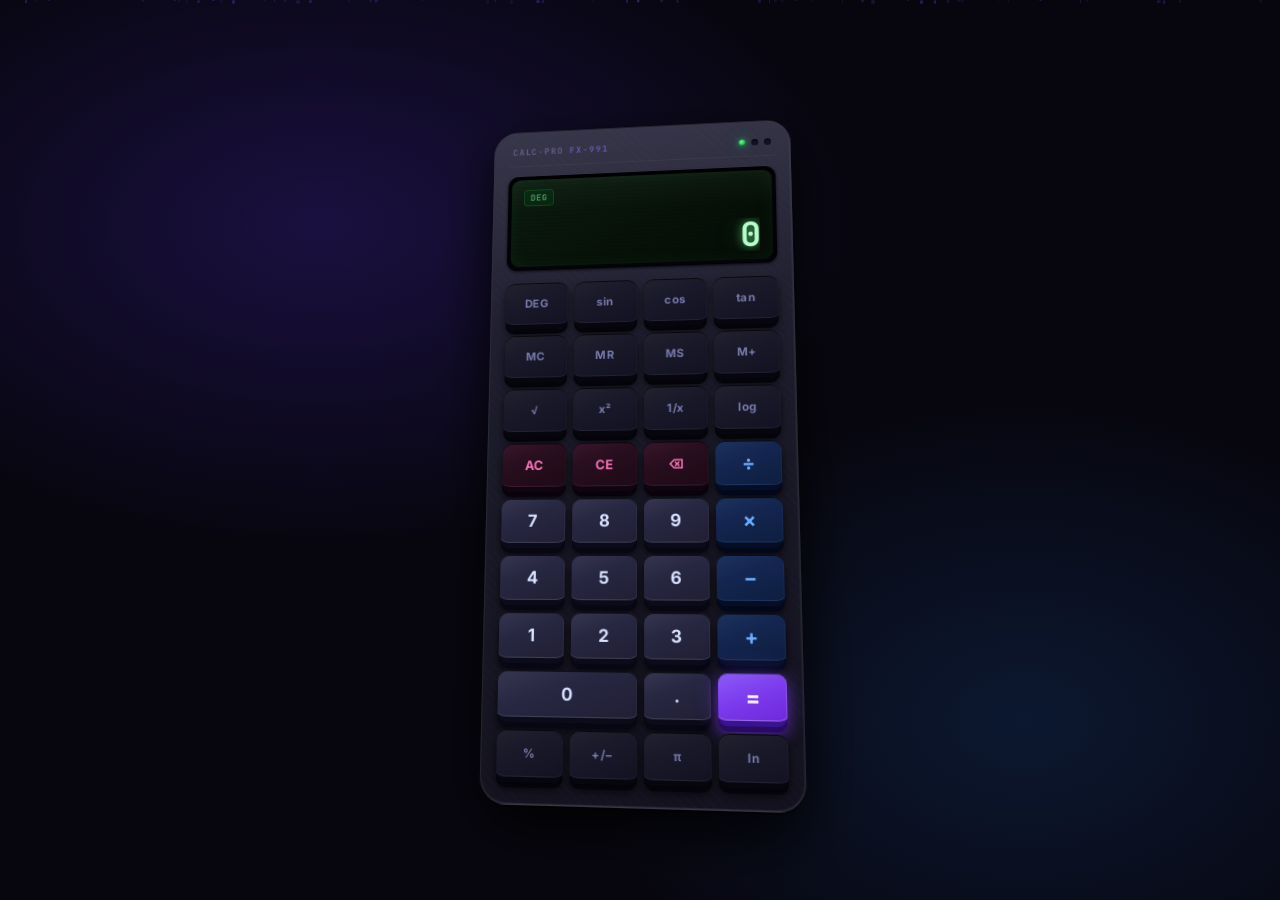
<file: calculater/index.html>
<!DOCTYPE html>
<html lang="en">

<head>
    <meta charset="UTF-8">
    <meta name="viewport" content="width=device-width, initial-scale=1.0">
    <title>Calculator — FX-991 PRO</title>
    <link
        href="https://fonts.googleapis.com/css2?family=Inter:wght@400;500;600;700&family=JetBrains+Mono:wght@400;700&display=swap"
        rel="stylesheet">
    <link rel="stylesheet" href="style.css">
</head>

<body>

    <div class="particles" id="particles"></div>

    <!--
        SCENE  — perspective root + mouse tilt target
        CALC-3D — preserve-3d wrapper holding all 3D faces
        .calc-face   — visible front face (all buttons / display)
        .calc-back   — rear face
        .calc-edge-* — the four THICK side slabs
    -->
    <div class="scene" id="scene">
        <div class="calc-3d" id="calc3d">

            <!-- ══ FRONT FACE ══ -->
            <div class="calc-face" id="calculator">
                <div class="calc-texture"></div>
                <div class="calc-gloss"></div>

                <!-- Brand -->
                <div class="brand-strip">
                    <span class="brand-model">CALC·PRO <span class="model-num">FX-991</span></span>
                    <div class="led-indicators">
                        <span class="led active"></span>
                        <span class="led"></span>
                        <span class="led"></span>
                    </div>
                </div>

                <!-- Display -->
                <div class="display-panel">
                    <div class="display-inner">
                        <div class="display-meta">
                            <span class="mode-badge" id="modeBadge">DEG</span>
                            <span class="mem-label" id="memInd" style="display:none">M</span>
                        </div>
                        <div id="expression" class="expression"></div>
                        <div id="result" class="result">0</div>
                    </div>
                </div>

                <!-- Button grid -->
                <div class="btn-grid">
                    <button class="btn fn" id="btn-deg" data-action="toggleDeg">DEG</button>
                    <button class="btn fn" data-action="sin">sin</button>
                    <button class="btn fn" data-action="cos">cos</button>
                    <button class="btn fn" data-action="tan">tan</button>

                    <button class="btn fn" data-action="mc">MC</button>
                    <button class="btn fn" data-action="mr">MR</button>
                    <button class="btn fn" data-action="ms">MS</button>
                    <button class="btn fn" data-action="madd">M+</button>

                    <button class="btn fn" data-action="sqrt">√</button>
                    <button class="btn fn" data-action="square">x²</button>
                    <button class="btn fn" data-action="inv">1/x</button>
                    <button class="btn fn" data-action="log">log</button>

                    <button class="btn util" data-action="clearAll">AC</button>
                    <button class="btn util" data-action="clearEntry">CE</button>
                    <button class="btn util" data-action="backspace">⌫</button>
                    <button class="btn op" data-action="op" data-val="÷">÷</button>

                    <button class="btn num" data-action="digit" data-val="7">7</button>
                    <button class="btn num" data-action="digit" data-val="8">8</button>
                    <button class="btn num" data-action="digit" data-val="9">9</button>
                    <button class="btn op" data-action="op" data-val="×">×</button>

                    <button class="btn num" data-action="digit" data-val="4">4</button>
                    <button class="btn num" data-action="digit" data-val="5">5</button>
                    <button class="btn num" data-action="digit" data-val="6">6</button>
                    <button class="btn op" data-action="op" data-val="−">−</button>

                    <button class="btn num" data-action="digit" data-val="1">1</button>
                    <button class="btn num" data-action="digit" data-val="2">2</button>
                    <button class="btn num" data-action="digit" data-val="3">3</button>
                    <button class="btn op" data-action="op" data-val="+">+</button>

                    <button class="btn num wide" data-action="digit" data-val="0">0</button>
                    <button class="btn num" data-action="decimal">.</button>
                    <button class="btn eq" data-action="equals">=</button>

                    <button class="btn fn" data-action="op" data-val="%">%</button>
                    <button class="btn fn" data-action="negate">+/−</button>
                    <button class="btn fn" data-action="pi">π</button>
                    <button class="btn fn" data-action="ln">ln</button>
                </div>
            </div>
            <!-- ══ END FRONT FACE ══ -->

            <!-- ══ 3D THICKNESS FACES ══ -->
            <!-- These real divs (NOT pseudo-elements) live in 3D space -->
            <div class="calc-back"></div>
            <div class="calc-edge calc-edge-bottom"></div>
            <div class="calc-edge calc-edge-top"></div>
            <div class="calc-edge calc-edge-left"></div>
            <div class="calc-edge calc-edge-right"></div>

        </div><!-- /calc-3d -->
    </div><!-- /scene -->

    <script src="script.js"></script>

    <!-- Live 3D mouse-tilt -->
    <script>
        const sceneEl = document.getElementById('scene');
        let raf;
        document.addEventListener('mousemove', (e) => {
            cancelAnimationFrame(raf);
            raf = requestAnimationFrame(() => {
                const cx = window.innerWidth / 2;
                const cy = window.innerHeight / 2;
                const dx = (e.clientX - cx) / cx;
                const dy = (e.clientY - cy) / cy;
                const rX = (-dy * 14).toFixed(2);
                const rY = (dx * 16).toFixed(2);
                sceneEl.style.transform = `rotateX(${rX}deg) rotateY(${rY}deg)`;
            });
        });
        document.addEventListener('mouseleave', () => {
            sceneEl.style.transition = 'transform 0.9s cubic-bezier(0.23,1,0.32,1)';
            sceneEl.style.transform = 'rotateX(8deg) rotateY(-6deg)';
            setTimeout(() => sceneEl.style.transition = '', 950);
        });
    </script>
</body>

</html>
</file>
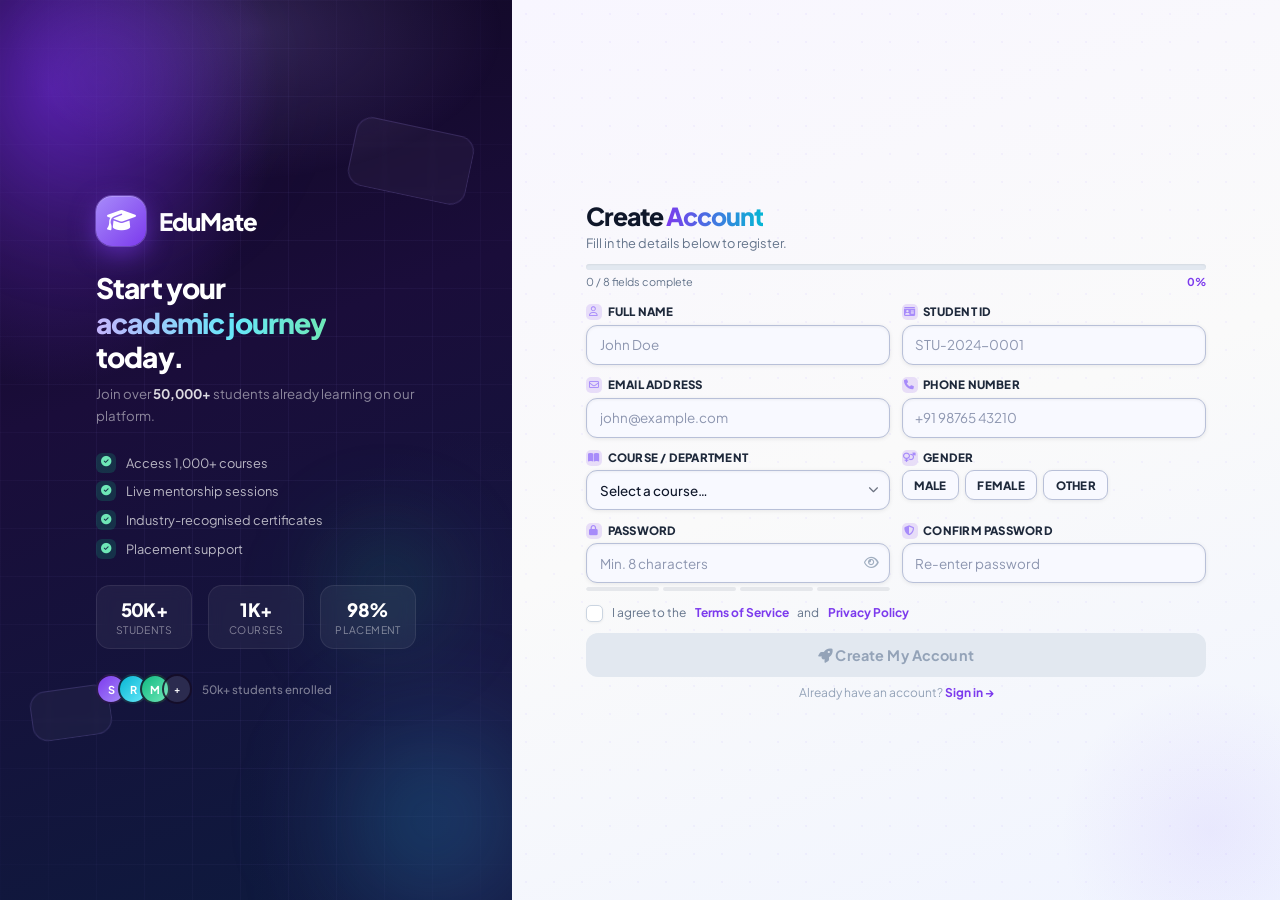
<file: student-registration-form/index.html>
<!DOCTYPE html>
<html lang="en">

<head>
    <meta charset="UTF-8">
    <meta name="viewport" content="width=device-width, initial-scale=1.0">
    <title>Student Registration</title>
    <meta name="description" content="Create your student account to get started with your academic journey.">
    <link href="https://fonts.googleapis.com/css2?family=Inter:wght@300;400;500;600;700;800&display=swap"
        rel="stylesheet">
    <link href="https://cdnjs.cloudflare.com/ajax/libs/font-awesome/6.4.0/css/all.min.css" rel="stylesheet">
    <link rel="stylesheet" href="style.css">
</head>

<body>

    <!-- ═══════════════════ SPLIT LAYOUT ═══════════════════ -->
    <div class="page">

        <!-- LEFT PANEL — Branding -->
        <aside class="panel-left">
            <div class="deco-card deco-card-1"></div>
            <div class="deco-card deco-card-2"></div>
            <div class="orb orb-a"></div>
            <div class="orb orb-b"></div>
            <div class="orb orb-c"></div>

            <div class="panel-left__content">
                <div class="brand">
                    <div class="brand-logo"><i class="fa-solid fa-graduation-cap"></i></div>
                    <span class="brand-name">Edu<span></span>Mate</span></span>
                </div>

                <div class="tagline">
                    <h2>Start your<br><span class="grad-text">academic journey</span><br>today.</h2>
                    <p>Join over <strong>50,000+</strong> students already learning on our platform.</p>
                </div>

                <ul class="feature-list">
                    <li><i class="fa-solid fa-circle-check"></i> Access 1,000+ courses</li>
                    <li><i class="fa-solid fa-circle-check"></i> Live mentorship sessions</li>
                    <li><i class="fa-solid fa-circle-check"></i> Industry-recognised certificates</li>
                    <li><i class="fa-solid fa-circle-check"></i> Placement support</li>
                </ul>

                <div class="stats-row">
                    <div class="stat-box">
                        <div class="stat-num">50K+</div>
                        <div class="stat-lbl">Students</div>
                    </div>
                    <div class="stat-box">
                        <div class="stat-num">1K+</div>
                        <div class="stat-lbl">Courses</div>
                    </div>
                    <div class="stat-box">
                        <div class="stat-num">98%</div>
                        <div class="stat-lbl">Placement</div>
                    </div>
                </div>

                <div class="avatars">
                    <div class="avatar av1">S</div>
                    <div class="avatar av2">R</div>
                    <div class="avatar av3">M</div>
                    <div class="avatar av4">+</div>
                    <span class="avatar-label">50k+ students enrolled</span>
                </div>
            </div>
        </aside>

        <!-- RIGHT PANEL — Form -->
        <main class="panel-right">

            <!-- FORM VIEW -->
            <div class="form-view" id="formView">
                <div class="form-header">
                    <h1>Create <span>Account</span></h1>
                    <p>Fill in the details below to register.</p>
                    <!-- Progress bar -->
                    <div class="progress-wrap">
                        <div class="progress-bar" id="progressBar"></div>
                    </div>
                    <div class="progress-label"><span id="progressLabel">0 / 8 fields complete</span><span
                            class="progress-pct" id="progressPct">0%</span></div>
                </div>

                <form id="registrationForm" novalidate autocomplete="off">

                    <!-- Row 1: Name + Student ID -->
                    <div class="form-row">
                        <div class="form-group" id="grp-name">
                            <label for="name"><i class="fa-regular fa-user"></i> Full Name</label>
                            <input type="text" id="name" placeholder="John Doe">
                            <span class="tick"><i class="fa-solid fa-check"></i></span>
                            <div class="err" id="err-name">Min. 2 characters required.</div>
                        </div>
                        <div class="form-group" id="grp-sid">
                            <label for="sid"><i class="fa-solid fa-id-card"></i> Student ID</label>
                            <input type="text" id="sid" placeholder="STU-2024-0001">
                            <span class="tick"><i class="fa-solid fa-check"></i></span>
                            <div class="err" id="err-sid">Format: STU-YYYY-XXXX</div>
                        </div>
                    </div>

                    <!-- Row 2: Email + Phone -->
                    <div class="form-row">
                        <div class="form-group" id="grp-email">
                            <label for="email"><i class="fa-regular fa-envelope"></i> Email Address</label>
                            <input type="email" id="email" placeholder="john@example.com">
                            <span class="tick"><i class="fa-solid fa-check"></i></span>
                            <div class="err" id="err-email">Enter a valid email.</div>
                        </div>
                        <div class="form-group" id="grp-phone">
                            <label for="phone"><i class="fa-solid fa-phone"></i> Phone Number</label>
                            <input type="tel" id="phone" placeholder="+91 98765 43210">
                            <span class="tick"><i class="fa-solid fa-check"></i></span>
                            <div class="err" id="err-phone">Enter a valid phone number.</div>
                        </div>
                    </div>

                    <!-- Row 3: Course + Gender -->
                    <div class="form-row">
                        <div class="form-group" id="grp-course">
                            <label for="course"><i class="fa-solid fa-book-open"></i> Course / Department</label>
                            <div class="select-wrap">
                                <select id="course">
                                    <option value="">Select a course…</option>
                                    <option>Computer Science</option>
                                    <option>Information Technology</option>
                                    <option>Mechanical Engineering</option>
                                    <option>Electronics & Telecom</option>
                                    <option>Civil Engineering</option>
                                    <option>MBA / Management</option>
                                    <option>Data Science & AI</option>
                                    <option>Pharmacy</option>
                                    <option>Law</option>
                                    <option>Arts & Humanities</option>
                                </select>
                                <i class="fa-solid fa-chevron-down sel-arrow"></i>
                            </div>
                            <span class="tick"><i class="fa-solid fa-check"></i></span>
                            <div class="err" id="err-course">Please select a course.</div>
                        </div>
                        <div class="form-group radio-group" id="grp-gender">
                            <label><i class="fa-solid fa-venus-mars"></i> Gender</label>
                            <div class="radio-row">
                                <label class="radio-pill">
                                    <input type="radio" name="gender" value="male"> Male
                                </label>
                                <label class="radio-pill">
                                    <input type="radio" name="gender" value="female"> Female
                                </label>
                                <label class="radio-pill">
                                    <input type="radio" name="gender" value="other"> Other
                                </label>
                            </div>
                            <div class="err" id="err-gender">Please select gender.</div>
                        </div>
                    </div>

                    <!-- Row 4: Password + Confirm -->
                    <div class="form-row">
                        <div class="form-group" id="grp-password">
                            <label for="password"><i class="fa-solid fa-lock"></i> Password</label>
                            <div class="pw-wrap">
                                <input type="password" id="password" placeholder="Min. 8 characters">
                                <button type="button" class="eye-btn" id="togglePw" aria-label="Toggle">
                                    <i class="fa-regular fa-eye"></i>
                                </button>
                            </div>
                            <div class="strength-row" id="strengthRow">
                                <div class="seg" id="s1"></div>
                                <div class="seg" id="s2"></div>
                                <div class="seg" id="s3"></div>
                                <div class="seg" id="s4"></div>
                            </div>
                            <span class="tick pw-tick"><i class="fa-solid fa-check"></i></span>
                            <div class="err" id="err-password">At least 8 characters.</div>
                        </div>
                        <div class="form-group" id="grp-confirm">
                            <label for="confirm"><i class="fa-solid fa-shield-halved"></i> Confirm Password</label>
                            <input type="password" id="confirm" placeholder="Re-enter password">
                            <span class="tick"><i class="fa-solid fa-check"></i></span>
                            <div class="err" id="err-confirm">Passwords do not match.</div>
                        </div>
                    </div>

                    <!-- Terms + Submit -->
                    <div class="form-footer">
                        <label class="terms-label" id="grp-terms">
                            <input type="checkbox" id="terms">
                            <span class="custom-check"></span>
                            I agree to the <a href="#">Terms of Service</a> and <a href="#">Privacy Policy</a>
                        </label>
                        <div class="err inline-err" id="err-terms">You must accept the terms.</div>

                        <button type="submit" id="submitBtn">
                            <span class="btn-text">
                                <i class="fa-solid fa-rocket"></i> Create My Account
                            </span>
                            <span class="btn-loader" style="display:none">
                                <i class="fa-solid fa-spinner fa-spin"></i> Creating…
                            </span>
                        </button>

                        <p class="signin-link">Already have an account? <a href="#">Sign in →</a></p>
                    </div>

                </form>
            </div>

            <!-- SUCCESS VIEW (hidden initially) -->
            <div class="success-view" id="successView">
                <div class="success-icon-wrap">
                    <svg class="checkmark-svg" viewBox="0 0 52 52">
                        <circle class="checkmark-circle" cx="26" cy="26" r="25" fill="none" />
                        <path class="checkmark-check" fill="none" d="M14 27 l8 8 l16-16" />
                    </svg>
                </div>
                <h2>Welcome aboard! 🎉</h2>
                <p id="successName">Your account has been created successfully.</p>
                <div class="success-details" id="successDetails"></div>
                <button class="btn-register-again" id="registerAgainBtn">
                    <i class="fa-solid fa-rotate-left"></i> Register another student
                </button>
            </div>

        </main>
    </div>

    <script src="script.js"></script>
</body>

</html>
</file>
<file: calculater/style.css>
@import url('https://fonts.googleapis.com/css2?family=Inter:wght@400;500;600;700&family=JetBrains+Mono:wght@400;700&display=swap');

*,
*::before,
*::after {
    margin: 0;
    padding: 0;
    box-sizing: border-box;
}

/* ═══════════════════════════════════════════════════════════
   VARIABLES
   DEPTH = 22px  (the physical thickness of the calculator)
═══════════════════════════════════════════════════════════ */
:root {
    --depth: 22px;
    --radius: 26px;
    --body-dark: #07060f;
    --body-mid: #0e0c1c;
    --body-rim: #130f22;
    --edge-top: #1a162e;
    --edge-side: #100e1e;
    --edge-bot: #0a0815;
}

/* ═══════════════════════════════════════════════════════════
   SCENE  — studio dark + perspective
═══════════════════════════════════════════════════════════ */
html,
body {
    height: 100%;
    overflow: hidden;
    font-family: 'Inter', sans-serif;
}

body {
    min-height: 100vh;
    display: flex;
    align-items: center;
    justify-content: center;
    background:
        radial-gradient(ellipse 65% 55% at 25% 25%, #1a1040 0%, transparent 65%),
        radial-gradient(ellipse 55% 55% at 80% 80%, #0c1830 0%, transparent 65%),
        #07060f;
    /* perspective lives here — scene div rotates inside it */
    perspective: 900px;
    perspective-origin: 50% 48%;
}

/* Particle field */
.particles {
    position: fixed;
    inset: 0;
    pointer-events: none;
    z-index: 0;
}

.particle {
    position: absolute;
    border-radius: 50%;
    background: rgba(110, 90, 255, 0.35);
    animation: drift linear infinite;
}

@keyframes drift {
    from {
        transform: translateY(110vh) scale(0);
        opacity: 0;
    }

    10% {
        opacity: 1;
    }

    90% {
        opacity: 0.4;
    }

    to {
        transform: translateY(-5vh) scale(1.4);
        opacity: 0;
    }
}

/* ═══════════════════════════════════════════════════════════
   SCENE DIV  — receives the mouse-tilt transform
═══════════════════════════════════════════════════════════ */
.scene {
    position: relative;
    z-index: 10;
    /* resting 3D angle — edges always slightly visible */
    transform: rotateX(8deg) rotateY(-6deg);
    transition: transform 0.06s linear;
}

/* ═══════════════════════════════════════════════════════════
   CALC-3D WRAPPER  — the PRESERVE-3D root for all faces
═══════════════════════════════════════════════════════════ */
.calc-3d {
    position: relative;
    width: 312px;
    /* must match .calc-face width exactly */
    transform-style: preserve-3d;
    /* The face dims determine the box dimensions automatically */
}

/* ═══════════════════════════════════════════════════════════
   FRONT FACE  (.calc-face)
   Sits at Z = 0 (default). Edges behind push backward.
═══════════════════════════════════════════════════════════ */
.calc-face {
    position: relative;
    width: 312px;
    border-radius: var(--radius);
    padding: 16px 15px 20px;

    background:
        linear-gradient(170deg,
            #2c2b40 0%,
            #1f1e2f 30%,
            #191826 60%,
            #13121e 100%);

    border: 1px solid rgba(255, 255, 255, 0.065);

    box-shadow:
        /* Key-face top highlight */
        0 -1px 0 rgba(255, 255, 255, 0.09) inset,
        /* Key-face left highlight */
        -1px 0 0 rgba(255, 255, 255, 0.04) inset,
        /* Tight ambient shadow underneath body */
        0 2px 0 rgba(0, 0, 0, 0.6);

    /* prevent inner content from being clipped by 3D */
    z-index: 2;
}

/* Material texture */
.calc-texture {
    position: absolute;
    inset: 0;
    border-radius: var(--radius);
    background-image: repeating-linear-gradient(45deg,
            rgba(255, 255, 255, 0.013) 0px, rgba(255, 255, 255, 0.013) 1px,
            transparent 1px, transparent 7px);
    pointer-events: none;
    z-index: 1;
}

/* Top gloss streak */
.calc-gloss {
    position: absolute;
    top: 0;
    left: 0;
    right: 0;
    height: 42%;
    border-radius: var(--radius) var(--radius) 0 0;
    background: linear-gradient(180deg,
            rgba(255, 255, 255, 0.055) 0%,
            rgba(255, 255, 255, 0.008) 70%,
            transparent 100%);
    pointer-events: none;
    z-index: 1;
}

/* ═══════════════════════════════════════════════════════════
   BACK FACE
   translateZ(-depth) puts it DEPTH mm behind the front face.
═══════════════════════════════════════════════════════════ */
.calc-back {
    position: absolute;
    /* Same footprint as front face */
    inset: 0;
    border-radius: var(--radius);
    /* Slightly different gradient — lighter screws / label area */
    background:
        radial-gradient(circle 40px at 15% 8%, rgba(255, 255, 255, 0.03) 0%, transparent 100%),
        radial-gradient(circle 40px at 85% 8%, rgba(255, 255, 255, 0.03) 0%, transparent 100%),
        radial-gradient(circle 40px at 50% 92%, rgba(255, 255, 255, 0.025) 0%, transparent 100%),
        linear-gradient(180deg, #1c1a2c 0%, #0e0c1a 40%, #09080f 100%);
    border: 1px solid rgba(255, 255, 255, 0.04);
    /* Pushed backward by full depth */
    transform: translateZ(calc(-1 * var(--depth)));
    box-shadow: 0 20px 60px rgba(0, 0, 0, 0.95);
}

/* ═══════════════════════════════════════════════════════════
   EDGE SIDES — the four THICKNESS slabs

   Key insight:
     transform-origin = the edge that TOUCHES the front face
     rotateX/Y 90° = rotates it perpendicular to the face
     The slab then spans from front face → back face (depth px)
═══════════════════════════════════════════════════════════ */
.calc-edge {
    position: absolute;
    /* All edges share a dark material */
}

/* ── BOTTOM EDGE ── (most visible when tilted) */
.calc-edge-bottom {
    bottom: 0;
    left: 5px;
    right: 5px;
    /* slight inset for rounded corners */
    height: var(--depth);
    /* = thickness */
    border-radius: 0 0 14px 14px;

    background: linear-gradient(180deg,
            var(--edge-side) 0%,
            var(--edge-bot) 60%,
            var(--body-dark) 100%);
    /* screw holes */
    box-shadow: inset 0 1px 0 rgba(255, 255, 255, 0.04);

    transform-origin: top center;
    transform: rotateX(90deg);
    /* Rotates the slab 90° around its own top edge
       so it now FACES downward/outward → visible from below */
}

/* ── TOP EDGE ── */
.calc-edge-top {
    top: 0;
    left: 5px;
    right: 5px;
    height: var(--depth);
    border-radius: 14px 14px 0 0;

    background: linear-gradient(0deg,
            var(--edge-side) 0%,
            var(--edge-top) 100%);
    box-shadow: inset 0 -1px 0 rgba(100, 80, 200, 0.08);

    transform-origin: bottom center;
    transform: rotateX(-90deg);
}

/* ── LEFT EDGE ── */
.calc-edge-left {
    left: 0;
    top: 5px;
    bottom: 5px;
    width: var(--depth);
    border-radius: 14px 0 0 14px;

    background: linear-gradient(270deg,
            var(--edge-side) 0%,
            var(--body-dark) 100%);
    box-shadow: inset -1px 0 0 rgba(255, 255, 255, 0.04);

    transform-origin: right center;
    transform: rotateY(90deg);
    /* Rotates the slab 90° around its right edge (= left edge of face)
       so it faces left — visible from the left side */
}

/* ── RIGHT EDGE ── */
.calc-edge-right {
    right: 0;
    top: 5px;
    bottom: 5px;
    width: var(--depth);
    border-radius: 0 14px 14px 0;

    background: linear-gradient(90deg,
            var(--edge-side) 0%,
            var(--body-dark) 100%);
    box-shadow: inset 1px 0 0 rgba(255, 255, 255, 0.04);

    transform-origin: left center;
    transform: rotateY(-90deg);
}

/* ═══════════════════════════════════════════════════════════
   BRAND STRIP
═══════════════════════════════════════════════════════════ */
.brand-strip {
    position: relative;
    z-index: 5;
    display: flex;
    align-items: center;
    justify-content: space-between;
    padding: 0 4px 9px;
    border-bottom: 1px solid rgba(255, 255, 255, 0.04);
    margin-bottom: 11px;
}

.brand-model {
    font-family: 'JetBrains Mono', monospace;
    font-size: 0.57rem;
    font-weight: 600;
    letter-spacing: 0.2em;
    color: rgba(180, 165, 255, 0.38);
    text-transform: uppercase;
}

.model-num {
    color: rgba(140, 115, 255, 0.6);
}

.led-indicators {
    display: flex;
    gap: 6px;
    align-items: center;
}

.led {
    width: 7px;
    height: 7px;
    border-radius: 50%;
    background: #141228;
    box-shadow: inset 0 1px 2px rgba(0, 0, 0, 0.9);
}

.led.active {
    background: radial-gradient(circle at 35% 35%, #6ffe98 0%, #22c55e 60%, #166534 100%);
    box-shadow:
        inset 0 -1px 2px rgba(0, 0, 0, 0.4),
        0 0 6px rgba(34, 197, 94, 0.75),
        0 0 16px rgba(34, 197, 94, 0.4);
    animation: blink 2.8s ease-in-out infinite;
}

@keyframes blink {

    0%,
    100% {
        opacity: 1;
    }

    50% {
        opacity: 0.55;
        box-shadow: 0 0 3px rgba(34, 197, 94, 0.3);
    }
}

/* ═══════════════════════════════════════════════════════════
   LCD DISPLAY  — deeply sunken into body
═══════════════════════════════════════════════════════════ */
.display-panel {
    position: relative;
    z-index: 5;
    margin-bottom: 14px;
    border-radius: 11px;
    padding: 3px;
    background: #080611;
    box-shadow:
        0 4px 14px rgba(0, 0, 0, 0.95) inset,
        0 2px 7px rgba(0, 0, 0, 0.85) inset,
        0 -1px 0 rgba(255, 255, 255, 0.04),
        0 1px 3px rgba(0, 0, 0, 0.8);
    border: 1px solid rgba(0, 0, 0, 0.7);
}

.display-inner {
    border-radius: 9px;
    padding: 11px 13px 9px;
    min-height: 92px;
    display: flex;
    flex-direction: column;
    justify-content: flex-end;
    overflow: hidden;
    position: relative;
    background: linear-gradient(150deg, #0c1c10 0%, #071208 55%, #040c06 100%);
    box-shadow: 0 0 18px rgba(80, 200, 120, 0.07) inset;
}

/* Scanlines */
.display-inner::before {
    content: '';
    position: absolute;
    inset: 0;
    pointer-events: none;
    border-radius: 9px;
    background: repeating-linear-gradient(0deg,
            transparent, transparent 2px,
            rgba(0, 0, 0, 0.09) 2px, rgba(0, 0, 0, 0.09) 4px);
}

/* Glass glint */
.display-inner::after {
    content: '';
    position: absolute;
    top: 0;
    left: 0;
    right: 0;
    height: 38%;
    border-radius: 9px 9px 0 0;
    pointer-events: none;
    background: linear-gradient(180deg, rgba(200, 255, 220, 0.035) 0%, transparent 100%);
}

.display-meta {
    position: relative;
    z-index: 2;
    display: flex;
    align-items: center;
    justify-content: space-between;
    margin-bottom: 4px;
}

.mode-badge {
    font-family: 'JetBrains Mono', monospace;
    font-size: 0.57rem;
    font-weight: 700;
    letter-spacing: 0.12em;
    color: rgba(120, 220, 140, 0.65);
    background: rgba(0, 60, 20, 0.4);
    border: 1px solid rgba(80, 200, 100, 0.18);
    padding: 2px 6px;
    border-radius: 4px;
}

.mem-label {
    font-family: 'JetBrains Mono', monospace;
    font-size: 0.57rem;
    font-weight: 700;
    letter-spacing: 0.08em;
    color: rgba(200, 175, 255, 0.6);
}

.expression {
    position: relative;
    z-index: 2;
    font-family: 'JetBrains Mono', monospace;
    font-size: 0.68rem;
    color: rgba(120, 200, 140, 0.48);
    text-align: right;
    min-height: 15px;
    overflow: hidden;
    text-overflow: ellipsis;
    white-space: nowrap;
    margin-bottom: 3px;
}

.result {
    position: relative;
    z-index: 2;
    font-family: 'JetBrains Mono', monospace;
    font-size: 2.2rem;
    font-weight: 700;
    color: #b4ffc8;
    text-align: right;
    letter-spacing: -0.02em;
    line-height: 1;
    text-shadow: 0 0 10px rgba(120, 255, 160, 0.65), 0 0 28px rgba(80, 200, 120, 0.3);
    overflow: hidden;
    text-overflow: ellipsis;
    white-space: nowrap;
    transition: font-size 0.14s;
}

.result.shrink {
    font-size: 1.65rem;
}

.result.extra-shrink {
    font-size: 1.2rem;
}

/* ═══════════════════════════════════════════════════════════
   BUTTON GRID & 3D PHYSICAL KEYS
═══════════════════════════════════════════════════════════ */
.btn-grid {
    position: relative;
    z-index: 5;
    display: grid;
    grid-template-columns: repeat(4, 1fr);
    gap: 7px;
}

/* BASE BUTTON — physical raised key */
.btn {
    position: relative;
    height: 49px;
    border: none;
    border-radius: 9px;
    cursor: pointer;
    font-family: 'Inter', sans-serif;
    font-size: 0.84rem;
    font-weight: 700;
    letter-spacing: 0.01em;
    outline: none;
    user-select: none;
    display: flex;
    align-items: center;
    justify-content: center;
    overflow: hidden;
    /* border-bottom simulates the key's raised height above its socket */
    border-bottom: 5px solid transparent;
    transition: transform 0.07s ease, border-bottom 0.07s ease, box-shadow 0.07s ease;
}

/* Ripple */
.btn::after {
    content: '';
    position: absolute;
    border-radius: 50%;
    background: rgba(255, 255, 255, 0.18);
    width: 0;
    height: 0;
    left: 50%;
    top: 50%;
    transform: translate(-50%, -50%);
    transition: width .4s, height .4s, opacity .4s;
    opacity: 0;
    pointer-events: none;
}

.btn.ripple::after {
    width: 160px;
    height: 160px;
    opacity: 0;
}

/* PRESS = key sinks into body */
.btn:active {
    transform: translateY(4px) !important;
    border-bottom-width: 1px !important;
}

/* ── NUMBER keys — dark grey plastic ── */
.btn.num {
    background: linear-gradient(160deg, #373650 0%, #282742 40%, #201f34 100%);
    color: #d8e2ff;
    font-size: 1.05rem;
    border-bottom-color: #0c0b1a;
    box-shadow:
        0 -1px 0 rgba(255, 255, 255, 0.13) inset,
        /* top highlight  */
        0 1px 0 rgba(0, 0, 0, 0.65) inset,
        /* bottom shadow  */
        -1px 0 0 rgba(255, 255, 255, 0.05) inset,
        /* left highlight */
        0 5px 0 rgba(8, 7, 20, 0.95),
        /* base drop      */
        0 7px 10px rgba(0, 0, 0, 0.7);
    /* ambient shadow */
}

.btn.num:hover {
    background: linear-gradient(160deg, #424060 0%, #333252 40%, #282742 100%);
}

.btn.num:active {
    box-shadow:
        0 1px 0 rgba(0, 0, 0, 0.9) inset,
        0 1px 3px rgba(0, 0, 0, 0.6);
}

/* Wide 0 */
.btn.wide {
    grid-column: span 2;
}

/* ── OPERATOR keys — electric blue ── */
.btn.op {
    background: linear-gradient(160deg, #1c325e 0%, #142650 40%, #0e1e40 100%);
    color: #6aabff;
    font-size: 1.22rem;
    border-bottom-color: #060e26;
    box-shadow:
        0 -1px 0 rgba(100, 170, 255, 0.14) inset,
        0 1px 0 rgba(0, 0, 0, 0.7) inset,
        -1px 0 0 rgba(100, 170, 255, 0.05) inset,
        0 5px 0 rgba(4, 8, 28, 0.95),
        0 7px 10px rgba(0, 0, 0, 0.7);
}

.btn.op:hover {
    background: linear-gradient(160deg, #254278 0%, #1c3268 40%, #162850 100%);
    color: #8fc6ff;
}

.btn.op.active-op {
    background: linear-gradient(160deg, #2563eb 0%, #1d4ed8 100%);
    color: #fff;
    box-shadow:
        0 -1px 0 rgba(255, 255, 255, 0.22) inset,
        0 5px 0 rgba(10, 25, 80, 0.9),
        0 7px 16px rgba(37, 99, 235, 0.55);
}

.btn.op:active {
    box-shadow:
        0 1px 0 rgba(0, 0, 0, 0.9) inset,
        0 1px 3px rgba(0, 0, 0, 0.6);
}

/* ── EQUALS key — electric violet glow ── */
.btn.eq {
    background: linear-gradient(160deg, #8b5cf6 0%, #7c3aed 50%, #6d28d9 100%);
    color: #fff;
    font-size: 1.3rem;
    border-bottom-color: #3a1490;
    box-shadow:
        0 -1px 0 rgba(255, 255, 255, 0.28) inset,
        0 1px 0 rgba(0, 0, 0, 0.38) inset,
        -1px 0 0 rgba(255, 255, 255, 0.14) inset,
        0 5px 0 rgba(40, 10, 100, 0.95),
        0 7px 14px rgba(110, 40, 220, 0.65),
        0 0 24px rgba(139, 92, 246, 0.25);
}

.btn.eq:hover {
    background: linear-gradient(160deg, #a78bfa 0%, #8b5cf6 50%, #7c3aed 100%);
    box-shadow:
        0 -1px 0 rgba(255, 255, 255, 0.3) inset,
        0 5px 0 rgba(40, 10, 100, 0.95),
        0 8px 20px rgba(110, 40, 220, 0.75),
        0 0 32px rgba(167, 139, 250, 0.35);
}

.btn.eq:active {
    box-shadow:
        0 1px 0 rgba(0, 0, 0, 0.7) inset,
        0 1px 5px rgba(0, 0, 0, 0.5),
        0 0 18px rgba(139, 92, 246, 0.45);
}

/* ── UTILITY keys — rose-pink ── */
.btn.util {
    background: linear-gradient(160deg, #38162c 0%, #280e1e 40%, #1e0a16 100%);
    color: #f472b6;
    font-size: 0.82rem;
    border-bottom-color: #0e0510;
    box-shadow:
        0 -1px 0 rgba(244, 114, 182, 0.13) inset,
        0 1px 0 rgba(0, 0, 0, 0.7) inset,
        -1px 0 0 rgba(244, 114, 182, 0.04) inset,
        0 5px 0 rgba(10, 3, 12, 0.95),
        0 7px 10px rgba(0, 0, 0, 0.7);
}

.btn.util:hover {
    background: linear-gradient(160deg, #4e1e3e 0%, #3c1430 40%, #2e1026 100%);
    color: #f9a8d4;
}

.btn.util:active {
    box-shadow:
        0 1px 0 rgba(0, 0, 0, 0.9) inset,
        0 1px 3px rgba(0, 0, 0, 0.6);
}

/* ── FUNCTION keys — dark matte ── */
.btn.fn {
    background: linear-gradient(160deg, #22212e 0%, #1a192a 40%, #131222 100%);
    color: rgba(150, 155, 215, 0.75);
    font-size: 0.72rem;
    font-weight: 700;
    letter-spacing: 0.04em;
    border-bottom-color: #07060f;
    box-shadow:
        0 -1px 0 rgba(255, 255, 255, 0.06) inset,
        0 1px 0 rgba(0, 0, 0, 0.72) inset,
        -1px 0 0 rgba(255, 255, 255, 0.025) inset,
        0 5px 0 rgba(4, 4, 10, 0.95),
        0 6px 9px rgba(0, 0, 0, 0.65);
}

.btn.fn:hover {
    background: linear-gradient(160deg, #2c2b3e 0%, #22213a 40%, #1c1b30 100%);
    color: rgba(180, 185, 255, 0.9);
}

.btn.fn:active {
    box-shadow:
        0 1px 0 rgba(0, 0, 0, 0.9) inset,
        0 1px 3px rgba(0, 0, 0, 0.5);
}

/* ═══════════════════════════════════════════════════════════
   RESPONSIVE
═══════════════════════════════════════════════════════════ */
@media (max-width: 380px) {

    .calc-3d,
    .calc-face {
        width: 284px;
    }

    .btn {
        height: 43px;
    }

    .result {
        font-size: 1.85rem;
    }

    .btn-grid {
        gap: 5px;
    }
}
</file>
<file: student-registration-form/style.css>
@import url('https://fonts.googleapis.com/css2?family=Inter:ital,wght@0,300;0,400;0,500;0,600;0,700;0,800;0,900;1,400&family=Plus+Jakarta+Sans:wght@400;500;600;700;800&display=swap');

/* ══════════════════════════════════════════════════════════
   RESET & TOKENS
══════════════════════════════════════════════════════════ */
*,
*::before,
*::after {
    margin: 0;
    padding: 0;
    box-sizing: border-box;
}

:root {
    --p1: #7c3aed;
    --p2: #6d28d9;
    --accent: #a78bfa;
    --cyan: #06b6d4;
    --emerald: #10b981;
    --rose: #f43f5e;
    --amber: #f59e0b;
    --ink: #0f172a;
    --ink-2: #1e293b;
    --muted: #64748b;
    --border: #e2e8f0;
    --surface: #ffffff;
    --bg: #f1f5f9;
    --focus-ring: rgba(124, 58, 237, 0.18);
}

html,
body {
    height: 100%;
    overflow: hidden;
    font-family: 'Plus Jakarta Sans', 'Inter', sans-serif;
}

/* ══════════════════════════════════════════════════════════
   PAGE SHELL
══════════════════════════════════════════════════════════ */
.page {
    display: flex;
    height: 100vh;
    width: 100vw;
    overflow: hidden;
}

/* ══════════════════════════════════════════════════════════
   LEFT PANEL  ——  deep space gradient + decorative geometry
══════════════════════════════════════════════════════════ */
.panel-left {
    width: 40%;
    flex-shrink: 0;
    position: relative;
    overflow: hidden;
    display: flex;
    align-items: center;
    justify-content: center;
    padding: 2.5rem 2.5rem 2.5rem 2.5rem;

    background:
        radial-gradient(ellipse 80% 60% at 10% 10%, #4c1d95 0%, transparent 55%),
        radial-gradient(ellipse 70% 70% at 90% 90%, #1e1b4b 0%, transparent 60%),
        linear-gradient(160deg, #0f0720 0%, #1a0d3a 40%, #0d1b3e 100%);
}

/* Decorative grid lines */
.panel-left::before {
    content: '';
    position: absolute;
    inset: 0;
    background-image:
        linear-gradient(rgba(167, 139, 250, .06) 1px, transparent 1px),
        linear-gradient(90deg, rgba(167, 139, 250, .06) 1px, transparent 1px);
    background-size: 48px 48px;
    mask-image: radial-gradient(ellipse 80% 80% at 50% 50%, black 40%, transparent 100%);
}

/* Top highlight arc */
.panel-left::after {
    content: '';
    position: absolute;
    top: -120px;
    left: 50%;
    transform: translateX(-50%);
    width: 500px;
    height: 300px;
    border-radius: 50%;
    background: radial-gradient(ellipse at center, rgba(167, 139, 250, .2) 0%, transparent 70%);
    pointer-events: none;
}

/* Floating orbs */
.orb {
    position: absolute;
    border-radius: 50%;
    pointer-events: none;
}

.orb-a {
    width: 320px;
    height: 320px;
    top: -80px;
    left: -60px;
    background: radial-gradient(circle, rgba(109, 40, 217, .45) 0%, transparent 70%);
    filter: blur(50px);
    animation: orbDrift 11s ease-in-out infinite alternate;
}

.orb-b {
    width: 260px;
    height: 260px;
    bottom: -50px;
    right: -50px;
    background: radial-gradient(circle, rgba(6, 182, 212, .3) 0%, transparent 70%);
    filter: blur(50px);
    animation: orbDrift 9s ease-in-out infinite alternate-reverse;
}

.orb-c {
    width: 180px;
    height: 180px;
    top: 55%;
    left: 58%;
    background: radial-gradient(circle, rgba(16, 185, 129, .22) 0%, transparent 70%);
    filter: blur(40px);
    animation: orbDrift 13s ease-in-out infinite alternate;
    animation-delay: -4s;
}

@keyframes orbDrift {
    from {
        transform: translate(0, 0) scale(1);
    }

    to {
        transform: translate(18px, -25px) scale(1.1);
    }
}

/* Decorative floating card shapes */
.deco-card {
    position: absolute;
    border-radius: 16px;
    border: 1px solid rgba(167, 139, 250, .18);
    background: rgba(255, 255, 255, .03);
    backdrop-filter: blur(2px);
    pointer-events: none;
}

.deco-card-1 {
    width: 120px;
    height: 70px;
    top: 14%;
    right: 8%;
    transform: rotate(12deg);
    animation: floatCard 8s ease-in-out infinite alternate;
}

.deco-card-2 {
    width: 80px;
    height: 50px;
    bottom: 18%;
    left: 6%;
    transform: rotate(-8deg);
    animation: floatCard 10s ease-in-out infinite alternate-reverse;
}

@keyframes floatCard {
    from {
        transform: rotate(12deg) translateY(0);
    }

    to {
        transform: rotate(12deg) translateY(-14px);
    }
}

/* ── Left content ── */
.panel-left__content {
    position: relative;
    z-index: 2;
    display: flex;
    flex-direction: column;
    gap: 1.6rem;
    width: 100%;
    max-width: 320px;
}

/* Brand */
.brand {
    display: flex;
    align-items: center;
    gap: .8rem;
}

.brand-logo {
    width: 50px;
    height: 50px;
    border-radius: 16px;
    background: linear-gradient(135deg, #a78bfa, #7c3aed);
    display: flex;
    align-items: center;
    justify-content: center;
    font-size: 1.45rem;
    color: #fff;
    box-shadow: 0 8px 24px rgba(124, 58, 237, .55), inset 0 1px 0 rgba(255, 255, 255, .2);
    position: relative;
    animation: logoPulse 3s ease-in-out infinite;
}

.brand-logo::after {
    content: '';
    position: absolute;
    inset: -1px;
    border-radius: 17px;
    border: 1px solid rgba(167, 139, 250, .4);
}

@keyframes logoPulse {

    0%,
    100% {
        box-shadow: 0 8px 24px rgba(124, 58, 237, .5);
    }

    50% {
        box-shadow: 0 12px 36px rgba(124, 58, 237, .8);
    }
}

.brand-name {
    font-size: 1.5rem;
    font-weight: 800;
    color: #fff;
    letter-spacing: -.04em;
}

.brand-name span {
    color: #a78bfa;
}

/* Tagline */
.tagline h2 {
    font-size: clamp(1.35rem, 2.2vw, 1.9rem);
    font-weight: 800;
    color: #fff;
    line-height: 1.22;
    letter-spacing: -.03em;
}

.grad-text {
    background: linear-gradient(90deg, #c4b5fd 0%, #67e8f9 60%, #6ee7b7 100%);
    -webkit-background-clip: text;
    background-clip: text;
    -webkit-text-fill-color: transparent;
}

.tagline p {
    font-size: .83rem;
    color: rgba(255, 255, 255, .5);
    line-height: 1.65;
    margin-top: .55rem;
}

.tagline p strong {
    color: rgba(255, 255, 255, .85);
}

/* Feature list */
.feature-list {
    list-style: none;
    display: flex;
    flex-direction: column;
    gap: .55rem;
}

.feature-list li {
    display: flex;
    align-items: center;
    gap: .6rem;
    font-size: .8rem;
    color: rgba(255, 255, 255, .7);
}

.feature-list li i {
    width: 20px;
    height: 20px;
    border-radius: 6px;
    background: rgba(16, 185, 129, .2);
    display: flex;
    align-items: center;
    justify-content: center;
    color: #6ee7b7;
    font-size: .65rem;
    flex-shrink: 0;
}

/* Stats row */
.stats-row {
    display: flex;
    gap: 1rem;
}

.stat-box {
    flex: 1;
    background: rgba(255, 255, 255, .05);
    border: 1px solid rgba(255, 255, 255, .08);
    border-radius: 14px;
    padding: .75rem;
    text-align: center;
    backdrop-filter: blur(8px);
    transition: background .2s;
}

.stat-box:hover {
    background: rgba(255, 255, 255, .09);
}

.stat-num {
    font-size: 1.15rem;
    font-weight: 800;
    color: #fff;
    letter-spacing: -.03em;
}

.stat-lbl {
    font-size: .65rem;
    color: rgba(255, 255, 255, .45);
    margin-top: 2px;
    letter-spacing: .04em;
    text-transform: uppercase;
}

/* Avatars */
.avatars {
    display: flex;
    align-items: center;
}

.avatar {
    width: 30px;
    height: 30px;
    border-radius: 50%;
    border: 2px solid rgba(15, 7, 32, .8);
    display: flex;
    align-items: center;
    justify-content: center;
    font-size: .68rem;
    font-weight: 700;
    color: #fff;
    margin-right: -8px;
    transition: transform .2s;
}

.avatar:hover {
    transform: translateY(-3px) scale(1.1);
    z-index: 5;
}

.av1 {
    background: linear-gradient(135deg, #7c3aed, #a78bfa);
}

.av2 {
    background: linear-gradient(135deg, #06b6d4, #67e8f9);
}

.av3 {
    background: linear-gradient(135deg, #10b981, #6ee7b7);
}

.av4 {
    background: rgba(255, 255, 255, .1);
    font-size: .6rem;
}

.avatar-label {
    margin-left: 18px;
    font-size: .72rem;
    color: rgba(255, 255, 255, .45);
    font-weight: 500;
}

/* ══════════════════════════════════════════════════════════
   RIGHT PANEL  ——  light frosted surface
══════════════════════════════════════════════════════════ */
.panel-right {
    flex: 1;
    background: linear-gradient(160deg, #f8f6ff 0%, #fafafa 50%, #f0f4ff 100%);
    display: flex;
    align-items: center;
    justify-content: center;
    overflow: hidden;
    padding: 1.5rem 2.5rem;
    position: relative;
}

/* Subtle dot pattern */
.panel-right::before {
    content: '';
    position: absolute;
    inset: 0;
    background-image: radial-gradient(circle, #c4b5fd22 1px, transparent 1px);
    background-size: 28px 28px;
    pointer-events: none;
}

/* Corner accent blobs */
.panel-right::after {
    content: '';
    position: absolute;
    bottom: -80px;
    right: -80px;
    width: 300px;
    height: 300px;
    border-radius: 50%;
    background: radial-gradient(circle, rgba(167, 139, 250, .12) 0%, transparent 70%);
    pointer-events: none;
}

/* ── View containers ── */
.form-view,
.success-view {
    position: relative;
    z-index: 1;
    width: 100%;
    max-width: 620px;
    animation: viewIn .45s cubic-bezier(.22, 1, .36, 1) both;
}

@keyframes viewIn {
    from {
        opacity: 0;
        transform: translateY(18px);
    }

    to {
        opacity: 1;
        transform: translateY(0);
    }
}

.success-view {
    display: none;
    flex-direction: column;
    align-items: center;
    text-align: center;
    gap: 1.1rem;
}

.success-view.active {
    display: flex;
}

/* ── Form header ── */
.form-header {
    margin-bottom: 1rem;
}

.form-header h1 {
    font-size: 1.55rem;
    font-weight: 800;
    color: var(--ink);
    letter-spacing: -.04em;
}

.form-header h1 span {
    background: linear-gradient(90deg, var(--p1), var(--cyan));
    -webkit-background-clip: text;
    background-clip: text;
    -webkit-text-fill-color: transparent;
}

.form-header p {
    font-size: .8rem;
    color: var(--muted);
    margin-top: .2rem;
}

/* Progress */
.progress-wrap {
    height: 6px;
    background: #e2e8f0;
    border-radius: 99px;
    margin-top: .8rem;
    overflow: hidden;
    box-shadow: inset 0 1px 2px rgba(0, 0, 0, .06);
}

.progress-bar {
    height: 100%;
    width: 0%;
    border-radius: 99px;
    background: linear-gradient(90deg, var(--p1), var(--cyan));
    transition: width .4s cubic-bezier(.4, 0, .2, 1);
    box-shadow: 0 0 8px rgba(124, 58, 237, .4);
}

.progress-label {
    display: flex;
    align-items: center;
    justify-content: space-between;
    font-size: .68rem;
    color: var(--muted);
    margin-top: .3rem;
}

.progress-pct {
    font-weight: 700;
    color: var(--p1);
}

/* ══════════════════════════════════════════════════════════
   FORM ROWS & GROUPS
══════════════════════════════════════════════════════════ */
.form-row {
    display: grid;
    grid-template-columns: 1fr 1fr;
    gap: .7rem;
    margin-bottom: .7rem;
}

.form-group {
    position: relative;
    display: flex;
    flex-direction: column;
    gap: 0;
}

/* Floating label style */
.form-group label {
    font-size: .72rem;
    font-weight: 800;
    color: #1e293b;
    /* darker — was #475569 */
    margin-bottom: .3rem;
    display: flex;
    align-items: center;
    gap: .35rem;
    letter-spacing: .02em;
    text-transform: uppercase;
}

.form-group label i {
    font-size: .62rem;
    color: var(--accent);
    width: 16px;
    height: 16px;
    background: rgba(124, 58, 237, .14);
    border-radius: 5px;
    display: flex;
    align-items: center;
    justify-content: center;
}

/* ── Input base ── */
.form-group input[type="text"],
.form-group input[type="email"],
.form-group input[type="tel"],
.form-group input[type="password"] {
    height: 40px;
    padding: 0 2.1rem 0 .8rem;
    font-size: .84rem;
    font-family: 'Plus Jakarta Sans', 'Inter', sans-serif;
    font-weight: 500;
    color: var(--ink);
    /* Slight blue-tint — stands out clearly from the page */
    background: #f8f9ff;
    /* Darker border — was #dde2ef, now clearly visible */
    border: 1.5px solid #b8c0d8;
    border-radius: 11px;
    outline: none;
    width: 100%;
    transition: border .2s, box-shadow .2s, background .2s;
    /* Subtle inset + drop shadow gives each field visible depth */
    box-shadow:
        0 1px 4px rgba(0, 0, 0, .08),
        inset 0 1px 3px rgba(0, 0, 0, .05);
}

.form-group input::placeholder {
    /* Readable grey — was #c0c9e0 (too faint) */
    color: #8d96b0;
    font-weight: 400;
}

.form-group input:focus {
    border-color: var(--p1);
    box-shadow: 0 0 0 3.5px var(--focus-ring), 0 1px 4px rgba(0, 0, 0, .08);
    background: #fff;
}

.form-group input:hover:not(:focus) {
    border-color: #8a93b4;
    background: #f5f6ff;
}

/* Select */
.select-wrap {
    position: relative;
}

.select-wrap select {
    width: 100%;
    height: 40px;
    padding: 0 2rem 0 .8rem;
    font-size: .84rem;
    font-family: 'Plus Jakarta Sans', 'Inter', sans-serif;
    font-weight: 500;
    color: var(--ink);
    background: #f8f9ff;
    border: 1.5px solid #b8c0d8;
    border-radius: 11px;
    outline: none;
    cursor: pointer;
    -webkit-appearance: none;
    appearance: none;
    transition: border .2s, box-shadow .2s;
    box-shadow: 0 1px 4px rgba(0, 0, 0, .08), inset 0 1px 3px rgba(0, 0, 0, .05);
}

.select-wrap select:focus {
    border-color: var(--p1);
    box-shadow: 0 0 0 3.5px var(--focus-ring), 0 1px 4px rgba(0, 0, 0, .08);
    background: #fff;
}

/* Default option hint colour */
.select-wrap select:invalid,
.select-wrap select option:first-child {
    color: #8d96b0;
}

.sel-arrow {
    position: absolute;
    right: .75rem;
    top: 50%;
    transform: translateY(-50%);
    color: #6b7280;
    font-size: .65rem;
    pointer-events: none;
}

.form-group.valid .sel-arrow {
    color: var(--emerald);
}

/* Radio pills */
.radio-row {
    display: flex;
    gap: .4rem;
    flex-wrap: wrap;
}

.radio-pill {
    display: flex;
    align-items: center;
    gap: .35rem;
    font-size: .76rem;
    font-weight: 600;
    color: #374151;
    /* darker text */
    background: #f8f9ff;
    border: 1.5px solid #b8c0d8;
    /* matches input borders */
    border-radius: 9px;
    padding: .38rem .7rem;
    cursor: pointer;
    transition: all .18s ease;
    user-select: none;
    box-shadow: 0 1px 4px rgba(0, 0, 0, .07);
}

.radio-pill input[type="radio"] {
    display: none;
}

.radio-pill:has(input:checked) {
    background: linear-gradient(135deg, rgba(124, 58, 237, .1), rgba(6, 182, 212, .07));
    border-color: var(--p1);
    color: var(--p1);
    box-shadow: 0 0 0 3px var(--focus-ring);
}

.radio-pill:hover:not(:has(input:checked)) {
    border-color: #8a93b4;
    background: #f4f5ff;
}

/* Tick marks */
.tick {
    position: absolute;
    right: .6rem;
    bottom: 18px;
    color: var(--emerald);
    font-size: .72rem;
    opacity: 0;
    transform: scale(.3) rotate(-30deg);
    transition: all .3s cubic-bezier(.34, 1.56, .64, 1);
    pointer-events: none;
}

.pw-tick {
    bottom: 38px;
}

.form-group.valid .tick {
    opacity: 1;
    transform: scale(1) rotate(0deg);
}

/* Error text */
.err {
    font-size: .67rem;
    font-weight: 600;
    color: var(--rose);
    height: 0;
    opacity: 0;
    overflow: hidden;
    transition: all .2s ease;
    margin-top: 1px;
    display: flex;
    align-items: center;
    gap: 3px;
}

.err::before {
    content: '\f06a';
    font-family: 'Font Awesome 6 Free';
    font-weight: 900;
    font-size: .6rem;
}

.err.inline-err {
    position: static;
    margin-bottom: 2px;
}

/* Validation states */
.form-group.valid input,
.form-group.valid select {
    border-color: var(--emerald);
    background: #f0fdf8;
}

.form-group.invalid input,
.form-group.invalid select {
    border-color: var(--rose);
    background: #fff5f7;
    animation: shake .35s ease both;
}

.form-group.invalid .err {
    height: 15px;
    opacity: 1;
}

@keyframes shake {

    10%,
    90% {
        transform: translateX(-1.5px);
    }

    20%,
    80% {
        transform: translateX(2.5px);
    }

    30%,
    50%,
    70% {
        transform: translateX(-3px);
    }

    40%,
    60% {
        transform: translateX(3px);
    }
}

/* Password wrapper */
.pw-wrap {
    position: relative;
}

.pw-wrap input {
    padding-right: 2.1rem;
}

.eye-btn {
    position: absolute;
    right: .6rem;
    top: 50%;
    transform: translateY(-50%);
    background: none;
    border: none;
    color: #a0aec0;
    cursor: pointer;
    font-size: .82rem;
    padding: 2px;
    transition: color .15s;
    display: flex;
    align-items: center;
}

.eye-btn:hover {
    color: var(--p1);
}

/* Strength bar */
.strength-row {
    display: flex;
    gap: 4px;
    height: 4px;
    margin-top: 4px;
    border-radius: 2px;
    overflow: hidden;
}

.seg {
    flex: 1;
    height: 4px;
    background: #e5e7eb;
    border-radius: 2px;
    transition: background .35s ease;
}

.seg.s1 {
    background: var(--rose);
    box-shadow: 0 0 6px rgba(244, 63, 94, .4);
}

.seg.s2 {
    background: var(--amber);
    box-shadow: 0 0 6px rgba(245, 158, 11, .4);
}

.seg.s3 {
    background: #f59e0b;
}

.seg.s4 {
    background: var(--emerald);
    box-shadow: 0 0 6px rgba(16, 185, 129, .4);
}

/* ══════════════════════════════════════════════════════════
   FORM FOOTER
══════════════════════════════════════════════════════════ */
.form-footer {
    margin-top: .65rem;
}

/* Terms */
.terms-label {
    display: flex;
    align-items: flex-start;
    gap: .55rem;
    cursor: pointer;
    font-size: .75rem;
    color: var(--muted);
    line-height: 1.45;
    user-select: none;
}

.terms-label input[type="checkbox"] {
    display: none;
}

.custom-check {
    width: 17px;
    height: 17px;
    flex-shrink: 0;
    border: 1.5px solid #cbd5e1;
    border-radius: 5px;
    background: #fff;
    margin-top: 1px;
    display: flex;
    align-items: center;
    justify-content: center;
    transition: all .2s;
    box-shadow: 0 1px 3px rgba(0, 0, 0, .06);
}

.custom-check::after {
    content: '';
    width: 9px;
    height: 5px;
    border-left: 2px solid #fff;
    border-bottom: 2px solid #fff;
    transform: rotate(-45deg) translateY(-1.5px);
    display: none;
}

.terms-label:has(input:checked) .custom-check {
    background: linear-gradient(135deg, var(--p1), var(--p2));
    border-color: var(--p2);
    box-shadow: 0 2px 8px rgba(124, 58, 237, .35);
}

.terms-label:has(input:checked) .custom-check::after {
    display: block;
}

.terms-label a {
    color: var(--p1);
    font-weight: 700;
    text-decoration: none;
}

.terms-label a:hover {
    text-decoration: underline;
}

/* Submit */
button[type="submit"] {
    width: 100%;
    height: 44px;
    margin-top: .65rem;
    background: linear-gradient(135deg, #7c3aed 0%, #6d28d9 50%, #0e7490 100%);
    background-size: 200% auto;
    color: #fff;
    font-size: .9rem;
    font-weight: 700;
    font-family: 'Plus Jakarta Sans', 'Inter', sans-serif;
    letter-spacing: .01em;
    border: none;
    border-radius: 12px;
    cursor: pointer;
    display: flex;
    align-items: center;
    justify-content: center;
    gap: .45rem;
    box-shadow: 0 6px 20px rgba(124, 58, 237, .45), 0 1px 0 rgba(255, 255, 255, .15) inset;
    transition: all .28s ease;
    position: relative;
    overflow: hidden;
}

/* Shimmer sweep */
button[type="submit"]::before {
    content: '';
    position: absolute;
    inset: 0;
    background: linear-gradient(105deg, transparent 20%, rgba(255, 255, 255, .28) 50%, transparent 80%);
    transform: translateX(-120%);
    transition: transform .6s ease;
}

button[type="submit"]:hover:not(:disabled)::before {
    transform: translateX(120%);
}

button[type="submit"]:hover:not(:disabled) {
    background-position: right center;
    transform: translateY(-2px);
    box-shadow: 0 10px 30px rgba(124, 58, 237, .55), 0 1px 0 rgba(255, 255, 255, .15) inset;
}

button[type="submit"]:active:not(:disabled) {
    transform: translateY(0) scale(.98);
    box-shadow: 0 4px 12px rgba(124, 58, 237, .35);
}

button[type="submit"]:disabled {
    background: #e2e8f0;
    box-shadow: none;
    cursor: not-allowed;
    color: #94a3b8;
}

.btn-loader {
    display: flex;
    align-items: center;
    gap: .4rem;
}

.signin-link {
    text-align: center;
    font-size: .75rem;
    color: #94a3b8;
    margin-top: .5rem;
}

.signin-link a {
    color: var(--p1);
    font-weight: 700;
    text-decoration: none;
}

.signin-link a:hover {
    text-decoration: underline;
}

/* ══════════════════════════════════════════════════════════
   SUCCESS VIEW
══════════════════════════════════════════════════════════ */
.success-icon-wrap {
    width: 90px;
    height: 90px;
    border-radius: 50%;
    background: linear-gradient(135deg, rgba(16, 185, 129, .12) 0%, rgba(6, 182, 212, .10) 100%);
    border: 2px solid rgba(16, 185, 129, .25);
    display: flex;
    align-items: center;
    justify-content: center;
    box-shadow: 0 0 40px rgba(16, 185, 129, .2);
    animation: successPop .5s cubic-bezier(.34, 1.56, .64, 1) both;
}

@keyframes successPop {
    from {
        transform: scale(.5);
        opacity: 0;
    }

    to {
        transform: scale(1);
        opacity: 1;
    }
}

.checkmark-svg {
    width: 56px;
    height: 56px;
}

.checkmark-circle {
    stroke: var(--emerald);
    stroke-width: 2.2;
    stroke-dasharray: 166;
    stroke-dashoffset: 166;
    animation: dash .65s cubic-bezier(.65, 0, .45, 1) .3s forwards;
}

.checkmark-check {
    stroke: var(--emerald);
    stroke-width: 3;
    stroke-linecap: round;
    stroke-linejoin: round;
    stroke-dasharray: 48;
    stroke-dashoffset: 48;
    animation: dash .4s cubic-bezier(.65, 0, .45, 1) .9s forwards;
}

@keyframes dash {
    to {
        stroke-dashoffset: 0;
    }
}

.success-view h2 {
    font-size: 1.65rem;
    font-weight: 800;
    color: var(--ink);
    letter-spacing: -.03em;
}

.success-view>p {
    font-size: .88rem;
    color: var(--muted);
}

.success-details {
    background: #fff;
    border: 1.5px solid #e5e7eb;
    border-radius: 16px;
    padding: 1rem 1.3rem;
    text-align: left;
    width: 100%;
    max-width: 400px;
    font-size: .82rem;
    color: #374151;
    display: flex;
    flex-direction: column;
    gap: .5rem;
    box-shadow: 0 4px 16px rgba(0, 0, 0, .06);
}

.detail-row {
    display: flex;
    gap: .5rem;
    align-items: baseline;
}

.detail-row .lbl {
    font-weight: 700;
    color: var(--ink);
    min-width: 95px;
    font-size: .75rem;
    text-transform: uppercase;
    letter-spacing: .04em;
    color: var(--muted);
}

.btn-register-again {
    height: 40px;
    padding: 0 1.5rem;
    background: #fff;
    color: var(--p1);
    border: 1.5px solid var(--p1);
    border-radius: 10px;
    font-size: .85rem;
    font-weight: 700;
    font-family: 'Plus Jakarta Sans', 'Inter', sans-serif;
    cursor: pointer;
    display: flex;
    align-items: center;
    gap: .4rem;
    transition: all .2s;
    box-shadow: 0 2px 8px rgba(124, 58, 237, .15);
}

.btn-register-again:hover {
    background: var(--p1);
    color: #fff;
    box-shadow: 0 6px 16px rgba(124, 58, 237, .4);
    transform: translateY(-1px);
}

/* ══════════════════════════════════════════════════════════
   RESPONSIVE
══════════════════════════════════════════════════════════ */
@media (max-width: 860px) {

    html,
    body {
        overflow: auto;
        height: auto;
    }

    .page {
        flex-direction: column;
        overflow: auto;
        height: auto;
    }

    .panel-left {
        width: 100%;
        padding: 1.8rem 2rem;
    }

    .panel-left__content {
        flex-direction: row;
        flex-wrap: wrap;
        gap: .8rem;
    }

    .tagline h2 {
        font-size: 1.1rem;
    }

    .feature-list,
    .stats-row {
        display: none;
    }

    .panel-right {
        width: 100%;
        padding: 1.5rem;
        min-height: 0;
    }

    .form-row {
        grid-template-columns: 1fr;
        gap: .5rem;
        margin-bottom: .5rem;
    }
}
</file>
